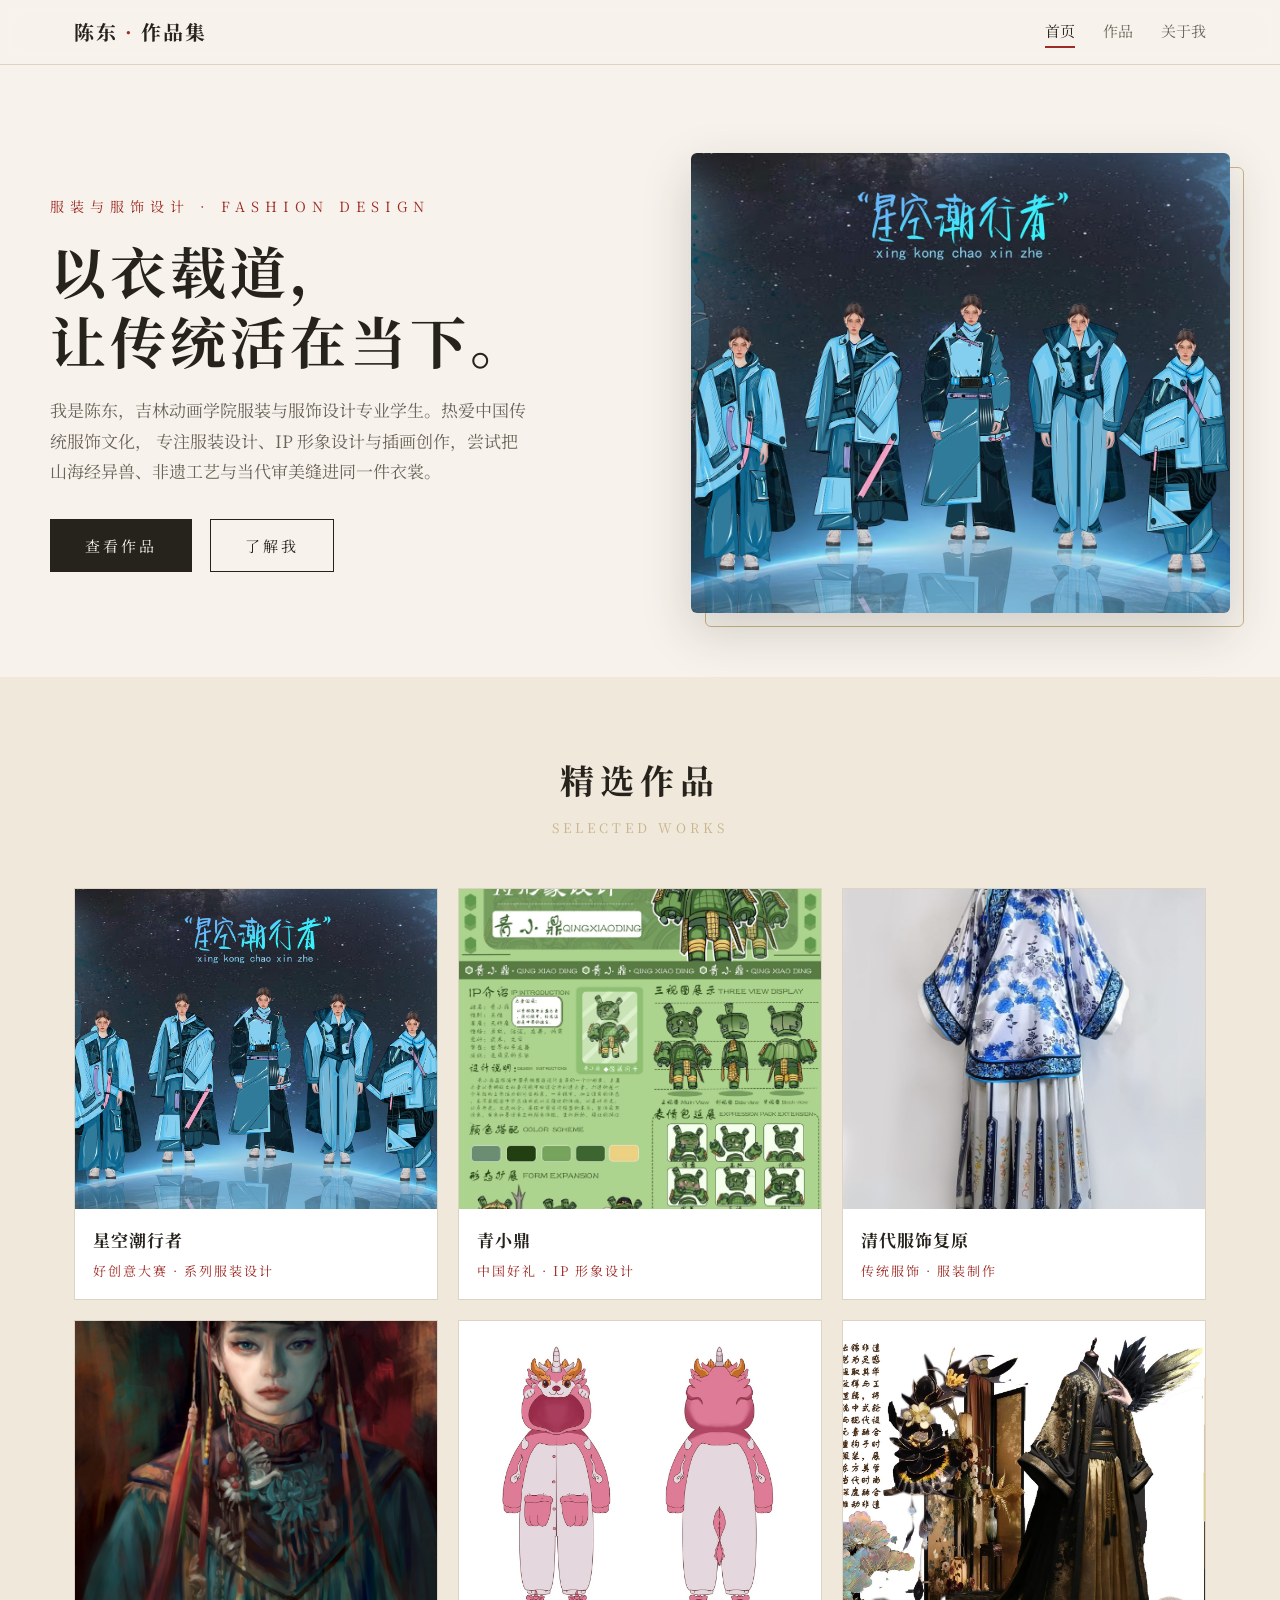
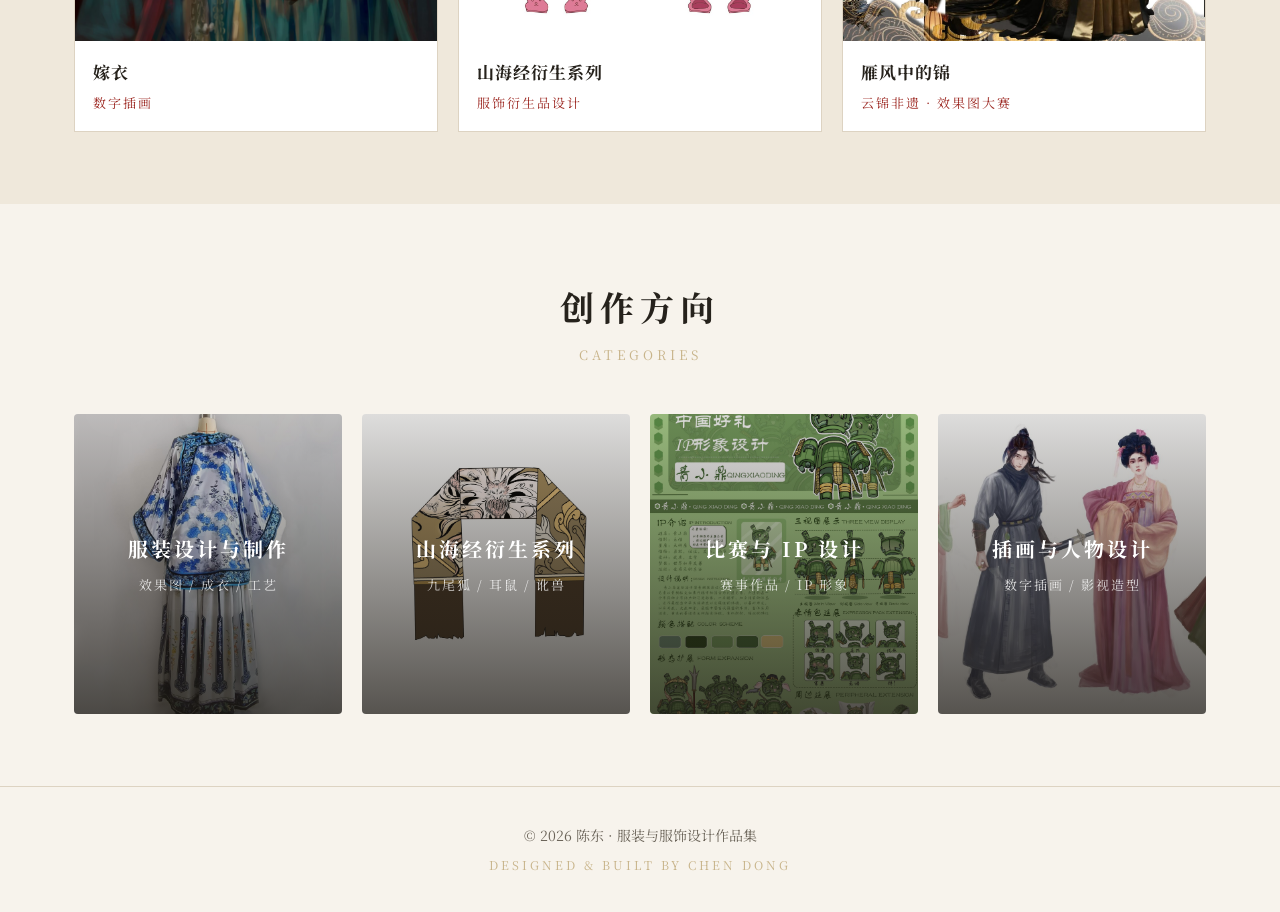
<file: index.html>
<!DOCTYPE html>
<html lang="zh-CN">
<head>
  <meta charset="UTF-8">
  <meta name="viewport" content="width=device-width, initial-scale=1.0">
  <title>陈东 · 服装设计作品集</title>
  <meta name="description" content="陈东，吉林动画学院服装与服饰设计专业。作品集：服装设计、山海经服饰衍生、IP形象设计、插画与影视人物造型设计。">
  <link rel="preconnect" href="https://fonts.googleapis.com">
  <link href="https://fonts.googleapis.com/css2?family=Noto+Serif+SC:wght@400;600;700&display=swap" rel="stylesheet">
  <link rel="stylesheet" href="css/style.css">
</head>
<body>

<nav class="nav">
  <div class="nav-inner">
    <a class="brand" href="index.html">陈东 <span>·</span> 作品集</a>
    <button class="menu-btn" aria-label="菜单">☰</button>
    <div class="nav-links">
      <a href="index.html" class="active">首页</a>
      <a href="works.html">作品</a>
      <a href="about.html">关于我</a>
    </div>
  </div>
</nav>

<header class="wrap hero">
  <div>
    <p class="hero-tag">服装与服饰设计 · FASHION DESIGN</p>
    <h1>以衣载道，<br>让传统活在当下。</h1>
    <p class="intro">
      我是陈东，吉林动画学院服装与服饰设计专业学生。热爱中国传统服饰文化，
      专注服装设计、IP 形象设计与插画创作，尝试把山海经异兽、非遗工艺与当代审美缝进同一件衣裳。
    </p>
    <a class="btn btn-primary" href="works.html">查看作品</a>
    <a class="btn btn-ghost" href="about.html">了解我</a>
  </div>
  <div class="hero-img">
    <img src="images/bisai/xingkong.jpg" alt="星空潮行者系列服装设计效果图">
  </div>
</header>

<section class="section alt">
  <div class="wrap">
    <div class="sec-head">
      <h2>精选作品</h2>
      <p class="en">Selected Works</p>
    </div>
    <div class="featured-grid">
      <div class="card">
        <img src="images/bisai/xingkong.jpg" alt="星空潮行者">
        <div class="card-body"><h3>星空潮行者</h3><p class="cat">好创意大赛 · 系列服装设计</p></div>
      </div>
      <div class="card">
        <img src="images/bisai/qingxiaoding.jpg" alt="青小鼎 IP 形象设计">
        <div class="card-body"><h3>青小鼎</h3><p class="cat">中国好礼 · IP 形象设计</p></div>
      </div>
      <div class="card">
        <img src="images/fuzhuang/qing-front.jpg" alt="清代服饰制作">
        <div class="card-body"><h3>清代服饰复原</h3><p class="cat">传统服饰 · 服装制作</p></div>
      </div>
      <div class="card">
        <img src="images/chahua/jiayi.jpg" alt="嫁衣插画">
        <div class="card-body"><h3>嫁衣</h3><p class="cat">数字插画</p></div>
      </div>
      <div class="card">
        <img src="images/shanhaijing/pajama.jpg" alt="山海经衍生家居服">
        <div class="card-body"><h3>山海经衍生系列</h3><p class="cat">服饰衍生品设计</p></div>
      </div>
      <div class="card">
        <img src="images/bisai/yanfeng.jpg" alt="雁风中的锦">
        <div class="card-body"><h3>雁风中的锦</h3><p class="cat">云锦非遗 · 效果图大赛</p></div>
      </div>
    </div>
  </div>
</section>

<section class="section">
  <div class="wrap">
    <div class="sec-head">
      <h2>创作方向</h2>
      <p class="en">Categories</p>
    </div>
    <div class="cat-grid">
      <a class="cat-card" href="works.html#fuzhuang">
        <img src="images/fuzhuang/qing-front.jpg" alt="服装设计与制作">
        <div class="mask"><h3>服装设计与制作</h3><span>效果图 / 成衣 / 工艺</span></div>
      </a>
      <a class="cat-card" href="works.html#shanhaijing">
        <img src="images/shanhaijing/jiuweihu-scarf.jpg" alt="山海经衍生系列">
        <div class="mask"><h3>山海经衍生系列</h3><span>九尾狐 / 耳鼠 / 讹兽</span></div>
      </a>
      <a class="cat-card" href="works.html#bisai">
        <img src="images/bisai/qingxiaoding.jpg" alt="比赛与 IP 设计">
        <div class="mask"><h3>比赛与 IP 设计</h3><span>赛事作品 / IP 形象</span></div>
      </a>
      <a class="cat-card" href="works.html#chahua">
        <img src="images/chahua/film-board.jpg" alt="插画与人物设计">
        <div class="mask"><h3>插画与人物设计</h3><span>数字插画 / 影视造型</span></div>
      </a>
    </div>
  </div>
</section>

<footer class="footer">
  <div class="wrap">
    <p>© 2026 陈东 · 服装与服饰设计作品集</p>
    <p class="en">DESIGNED &amp; BUILT BY CHEN DONG</p>
  </div>
</footer>

<script src="js/main.js"></script>
</body>
</html>
</file>
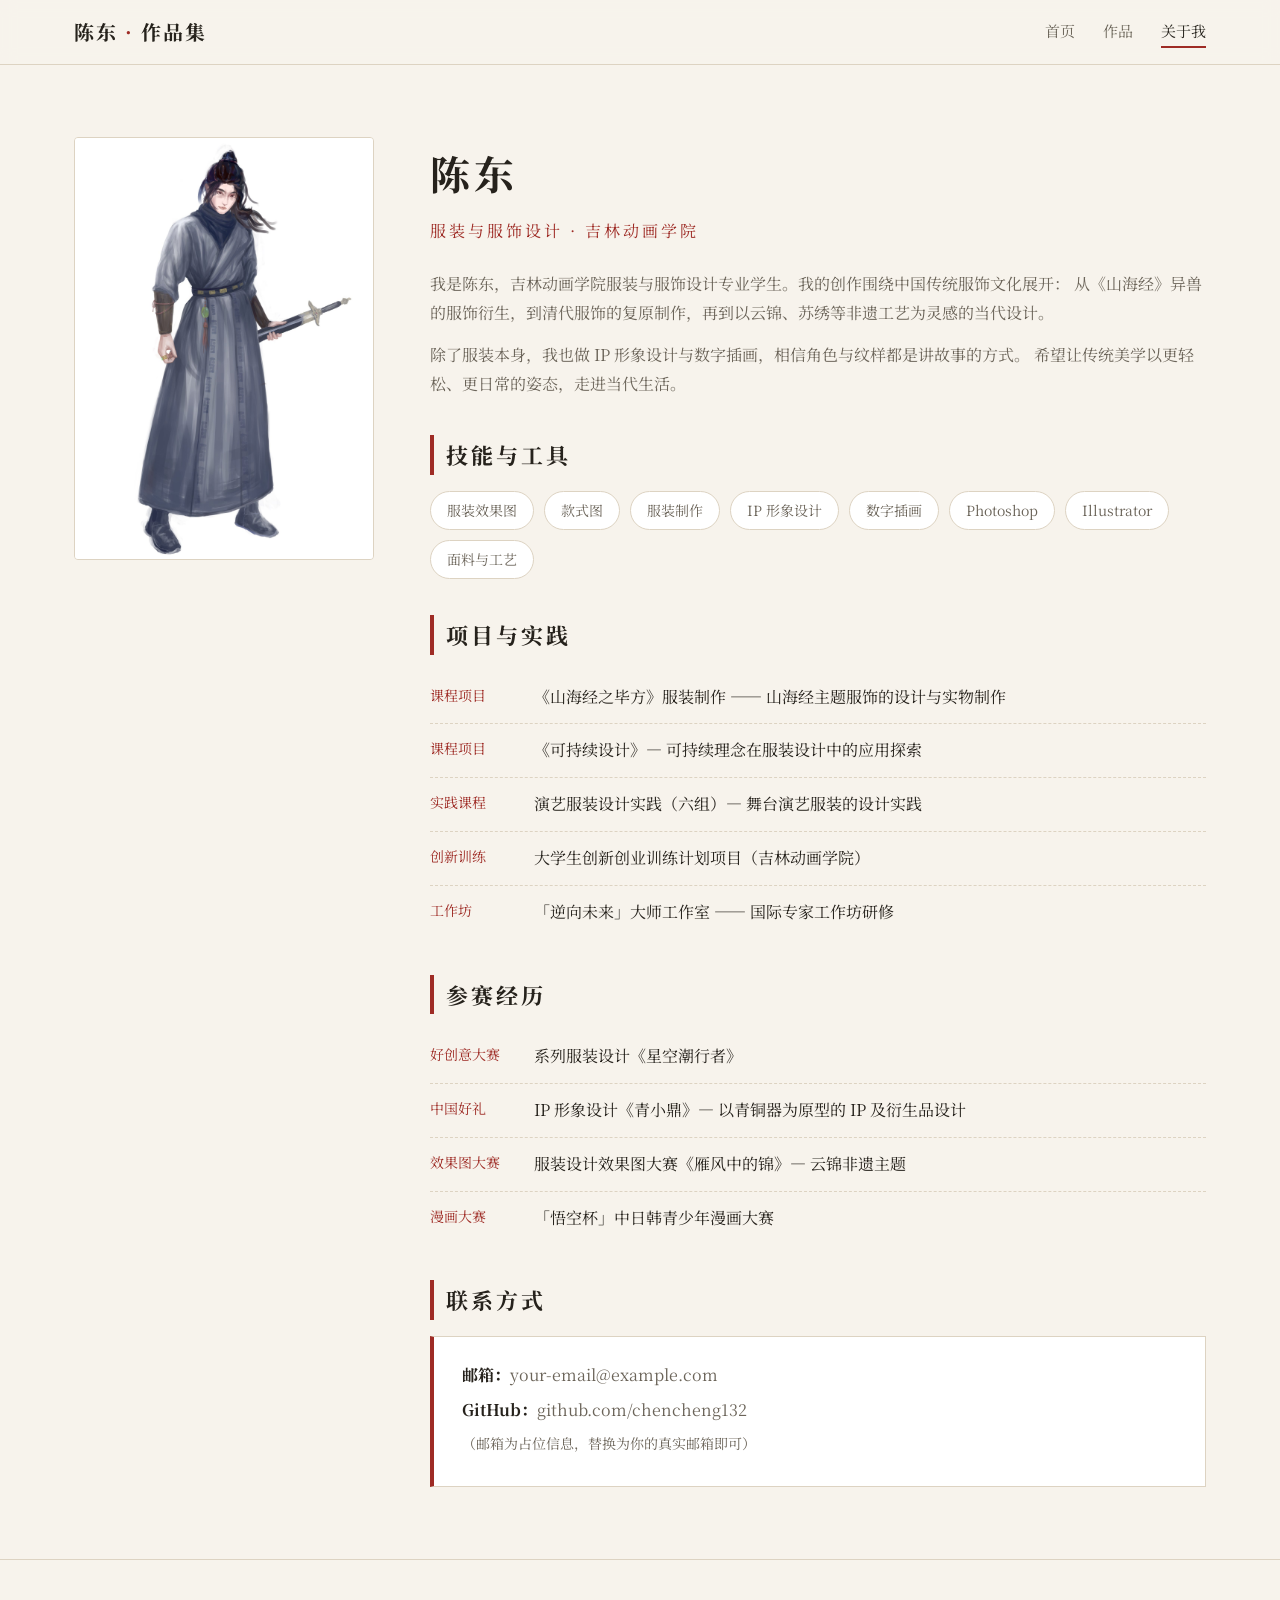
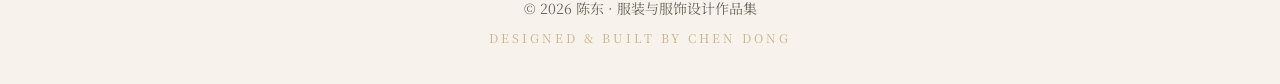
<file: about.html>
<!DOCTYPE html>
<html lang="zh-CN">
<head>
  <meta charset="UTF-8">
  <meta name="viewport" content="width=device-width, initial-scale=1.0">
  <title>关于我 · 陈东</title>
  <meta name="description" content="陈东，吉林动画学院服装与服饰设计专业，专注服装设计、IP 形象设计、插画与传统服饰文化。">
  <link rel="preconnect" href="https://fonts.googleapis.com">
  <link href="https://fonts.googleapis.com/css2?family=Noto+Serif+SC:wght@400;600;700&display=swap" rel="stylesheet">
  <link rel="stylesheet" href="css/style.css">
</head>
<body>

<nav class="nav">
  <div class="nav-inner">
    <a class="brand" href="index.html">陈东 <span>·</span> 作品集</a>
    <button class="menu-btn" aria-label="菜单">☰</button>
    <div class="nav-links">
      <a href="index.html">首页</a>
      <a href="works.html">作品</a>
      <a href="about.html" class="active">关于我</a>
    </div>
  </div>
</nav>

<main class="wrap">
  <div class="about-grid">
    <div class="about-photo">
      <img src="images/chahua/film-hero.jpg" alt="陈东的人物设计作品">
    </div>
    <div class="about-body">
      <h1>陈东</h1>
      <p class="role">服装与服饰设计 · 吉林动画学院</p>
      <p>
        我是陈东，吉林动画学院服装与服饰设计专业学生。我的创作围绕中国传统服饰文化展开：
        从《山海经》异兽的服饰衍生，到清代服饰的复原制作，再到以云锦、苏绣等非遗工艺为灵感的当代设计。
      </p>
      <p>
        除了服装本身，我也做 IP 形象设计与数字插画，相信角色与纹样都是讲故事的方式。
        希望让传统美学以更轻松、更日常的姿态，走进当代生活。
      </p>

      <h2>技能与工具</h2>
      <div class="tag-list">
        <span class="tag">服装效果图</span>
        <span class="tag">款式图</span>
        <span class="tag">服装制作</span>
        <span class="tag">IP 形象设计</span>
        <span class="tag">数字插画</span>
        <span class="tag">Photoshop</span>
        <span class="tag">Illustrator</span>
        <span class="tag">面料与工艺</span>
      </div>

      <h2>项目与实践</h2>
      <ul class="exp-list">
        <li><span class="yr">课程项目</span><span>《山海经之毕方》服装制作 —— 山海经主题服饰的设计与实物制作</span></li>
        <li><span class="yr">课程项目</span><span>《可持续设计》— 可持续理念在服装设计中的应用探索</span></li>
        <li><span class="yr">实践课程</span><span>演艺服装设计实践（六组）— 舞台演艺服装的设计实践</span></li>
        <li><span class="yr">创新训练</span><span>大学生创新创业训练计划项目（吉林动画学院）</span></li>
        <li><span class="yr">工作坊</span><span>「逆向未来」大师工作室 —— 国际专家工作坊研修</span></li>
      </ul>

      <h2>参赛经历</h2>
      <ul class="exp-list">
        <li><span class="yr">好创意大赛</span><span>系列服装设计《星空潮行者》</span></li>
        <li><span class="yr">中国好礼</span><span>IP 形象设计《青小鼎》— 以青铜器为原型的 IP 及衍生品设计</span></li>
        <li><span class="yr">效果图大赛</span><span>服装设计效果图大赛《雁风中的锦》— 云锦非遗主题</span></li>
        <li><span class="yr">漫画大赛</span><span>「悟空杯」中日韩青少年漫画大赛</span></li>
      </ul>

      <h2>联系方式</h2>
      <div class="contact-box">
        <p><strong>邮箱：</strong>your-email@example.com</p>
        <p><strong>GitHub：</strong>github.com/chencheng132</p>
        <p style="color: var(--ink-soft); font-size: 14px;">（邮箱为占位信息，替换为你的真实邮箱即可）</p>
      </div>
    </div>
  </div>
</main>

<footer class="footer">
  <div class="wrap">
    <p>© 2026 陈东 · 服装与服饰设计作品集</p>
    <p class="en">DESIGNED &amp; BUILT BY CHEN DONG</p>
  </div>
</footer>

<script src="js/main.js"></script>
</body>
</html>
</file>
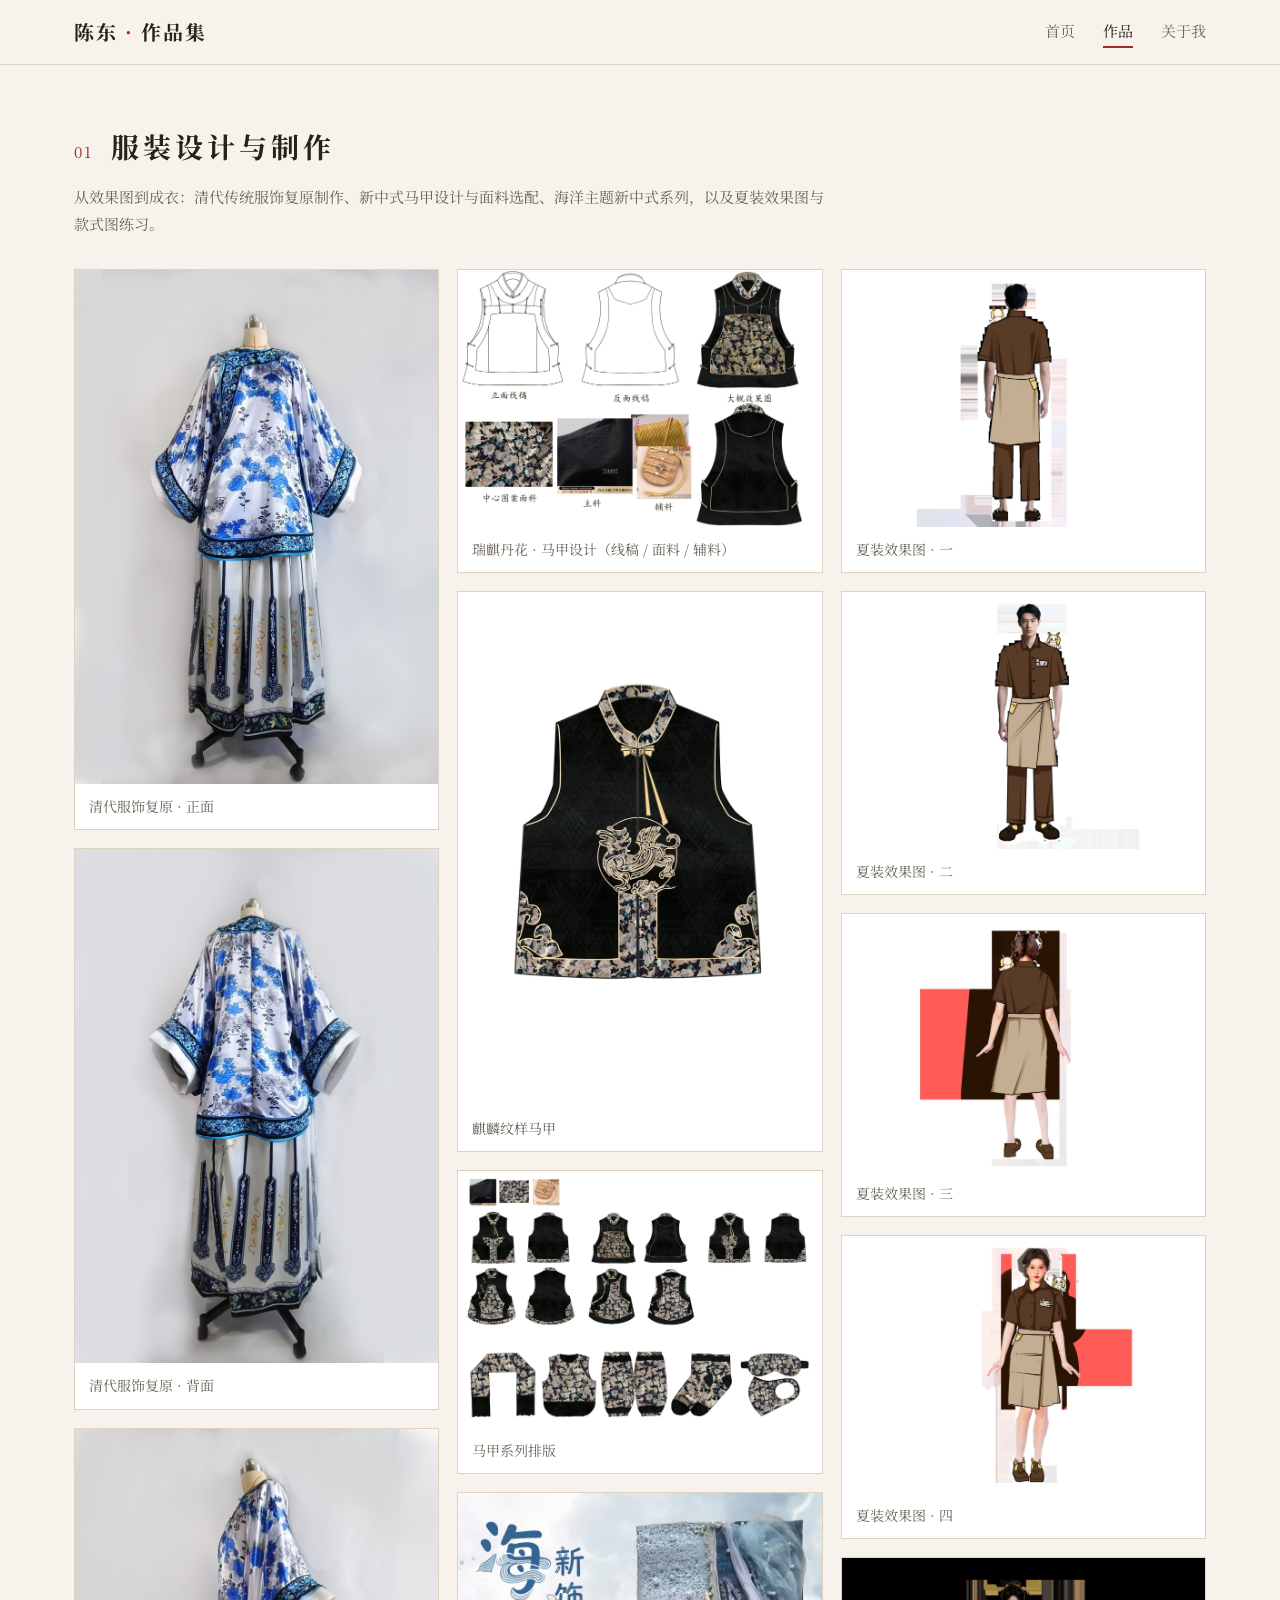
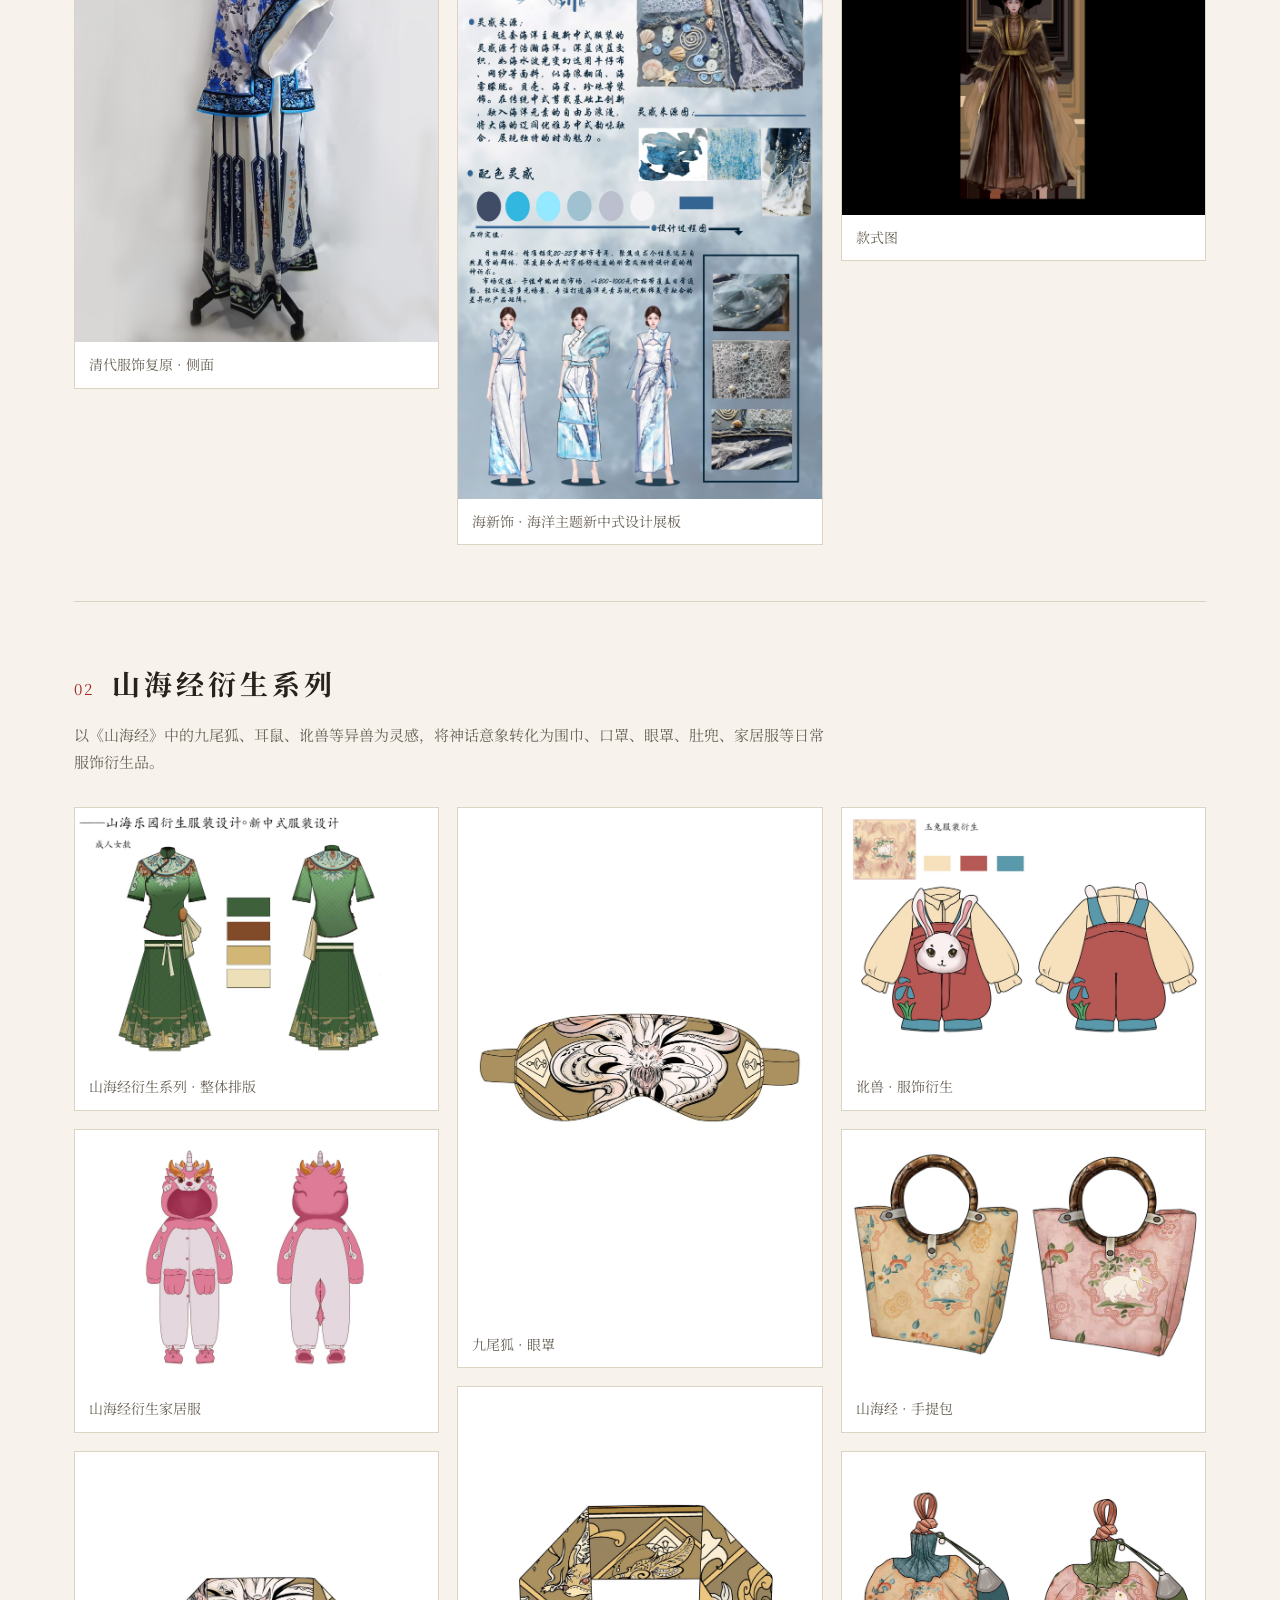
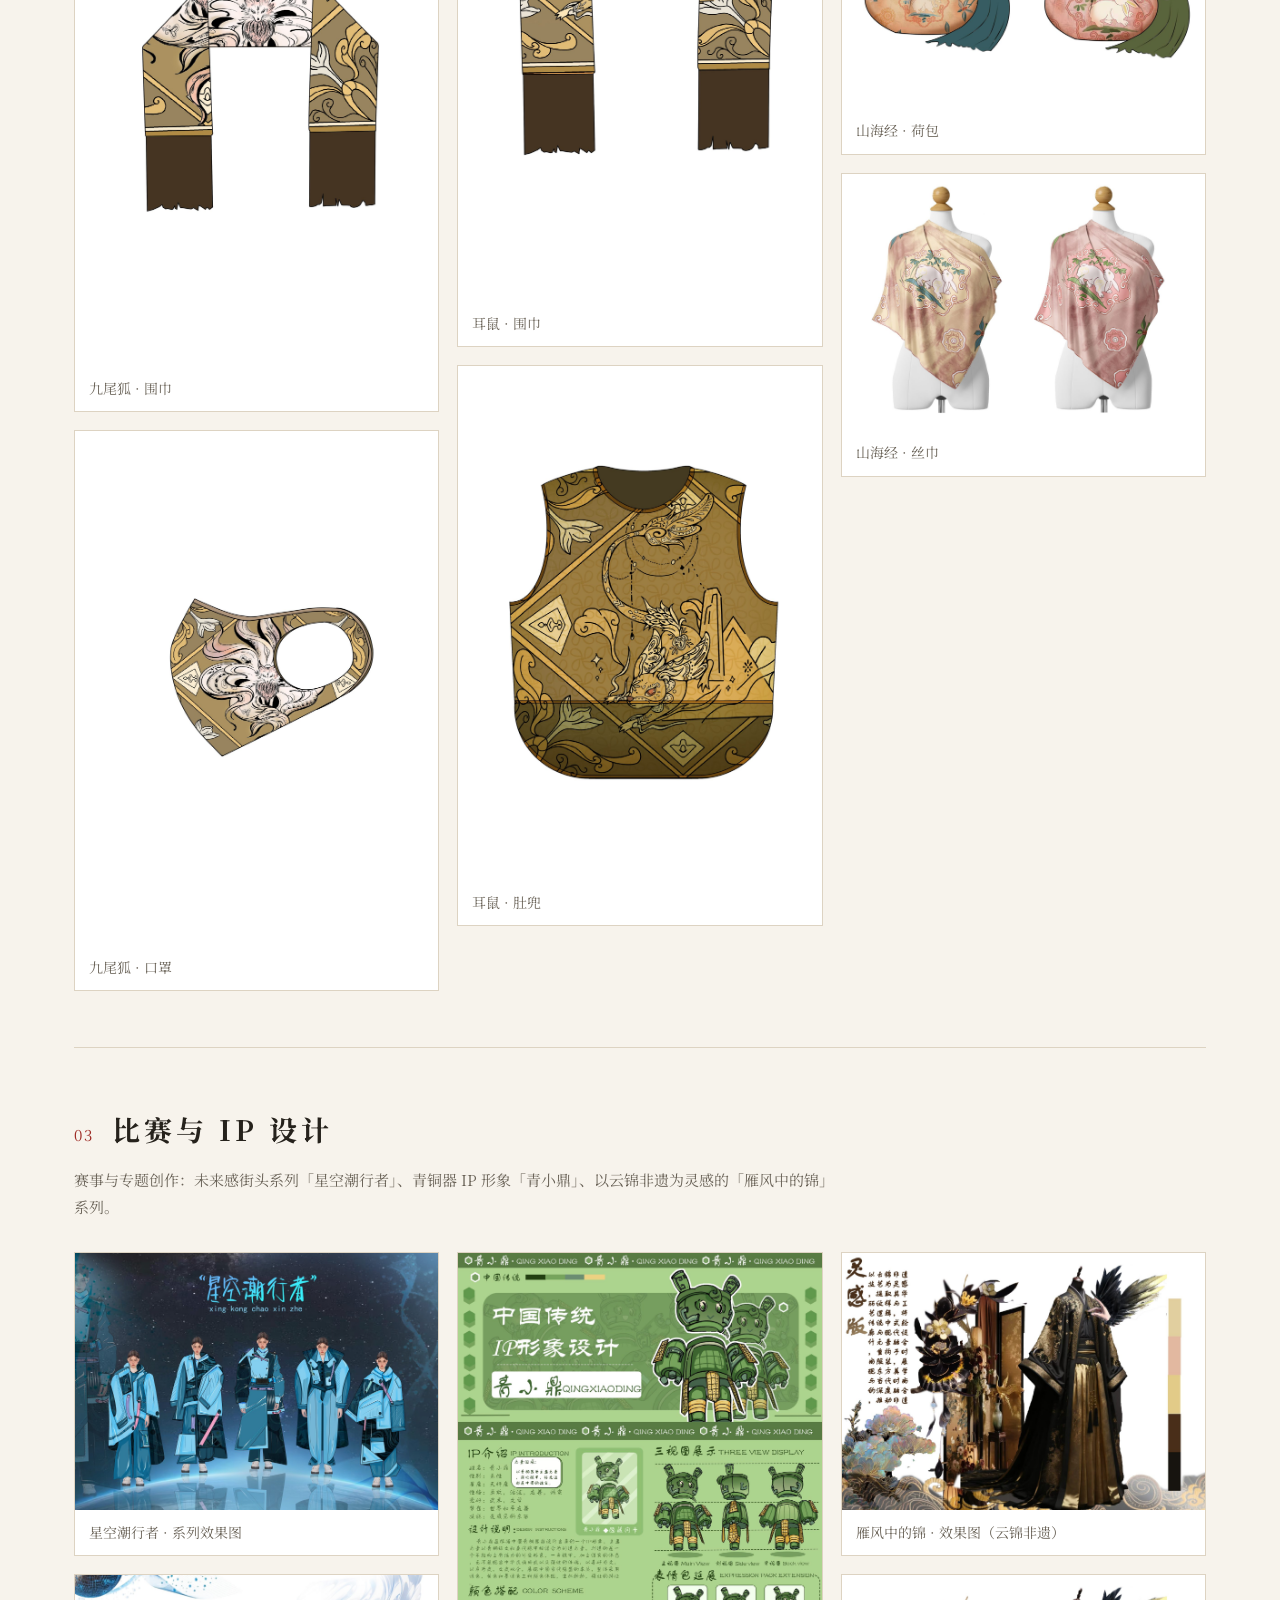
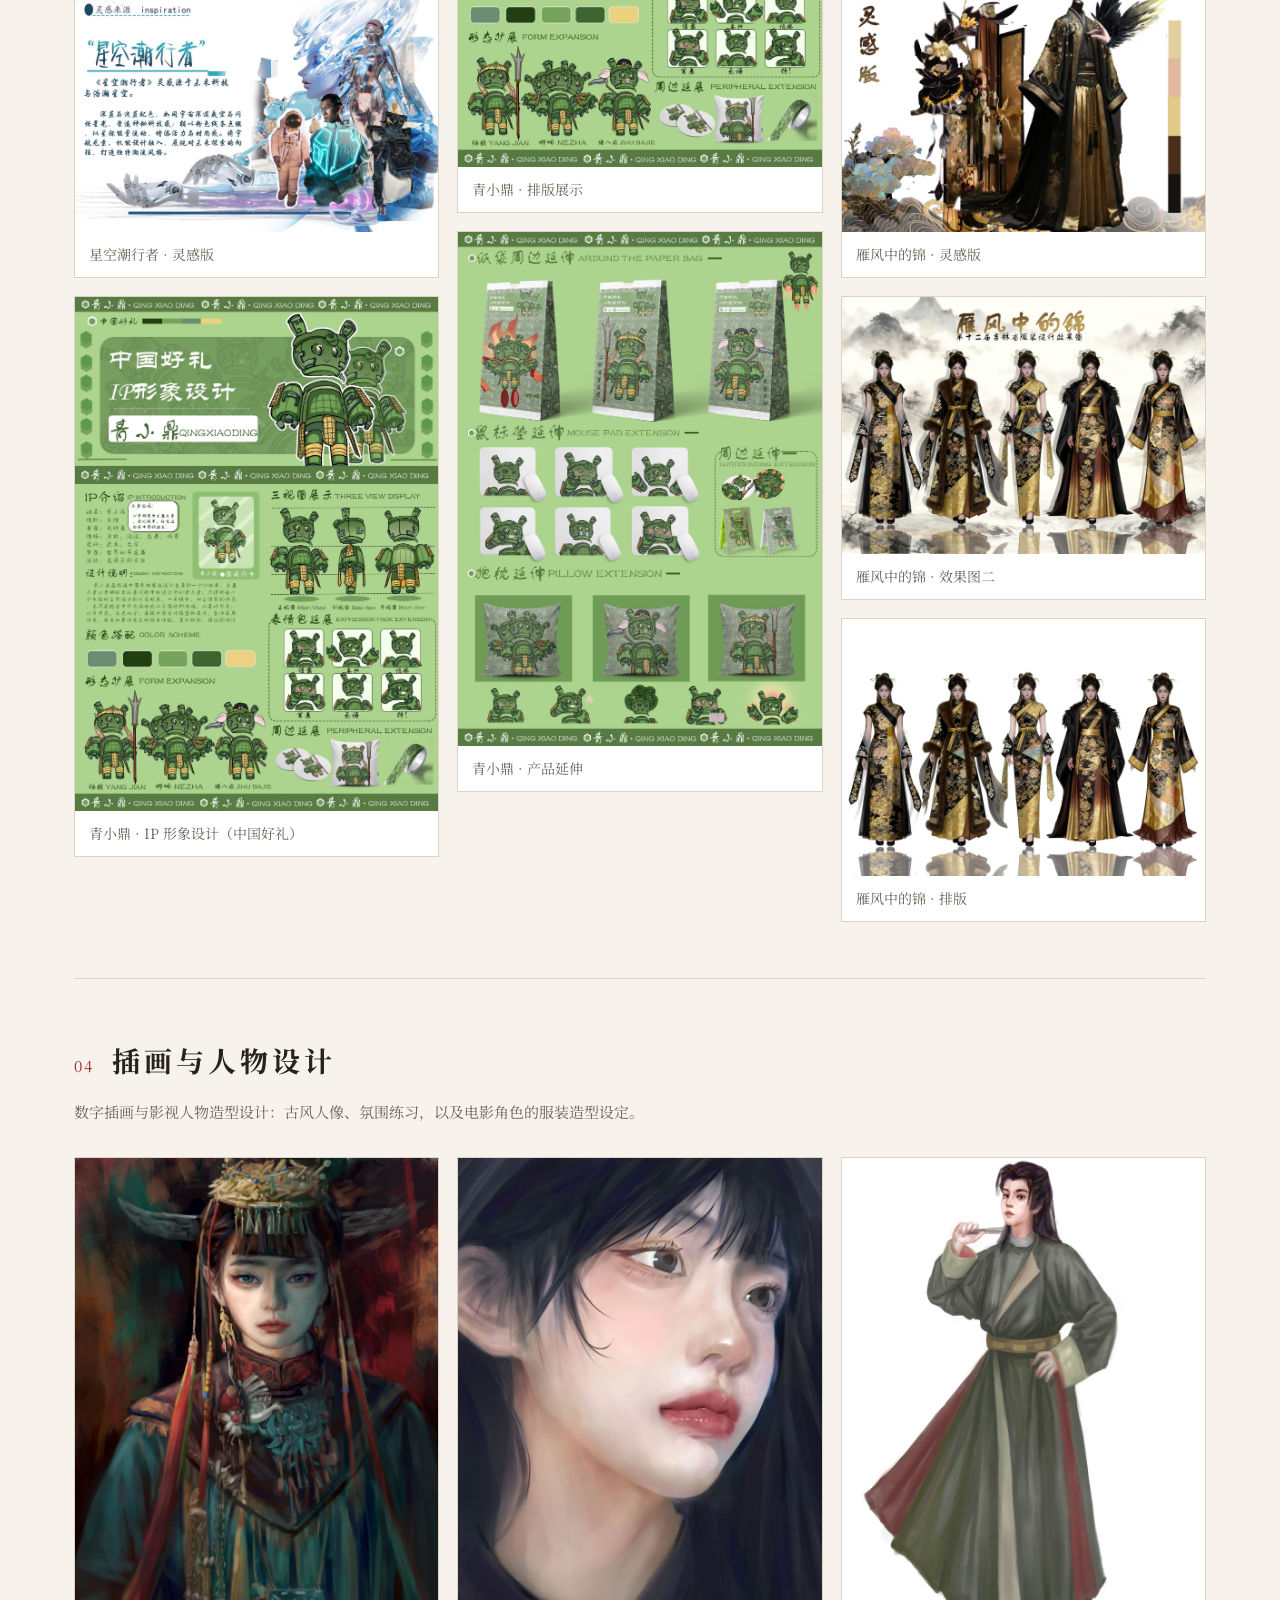
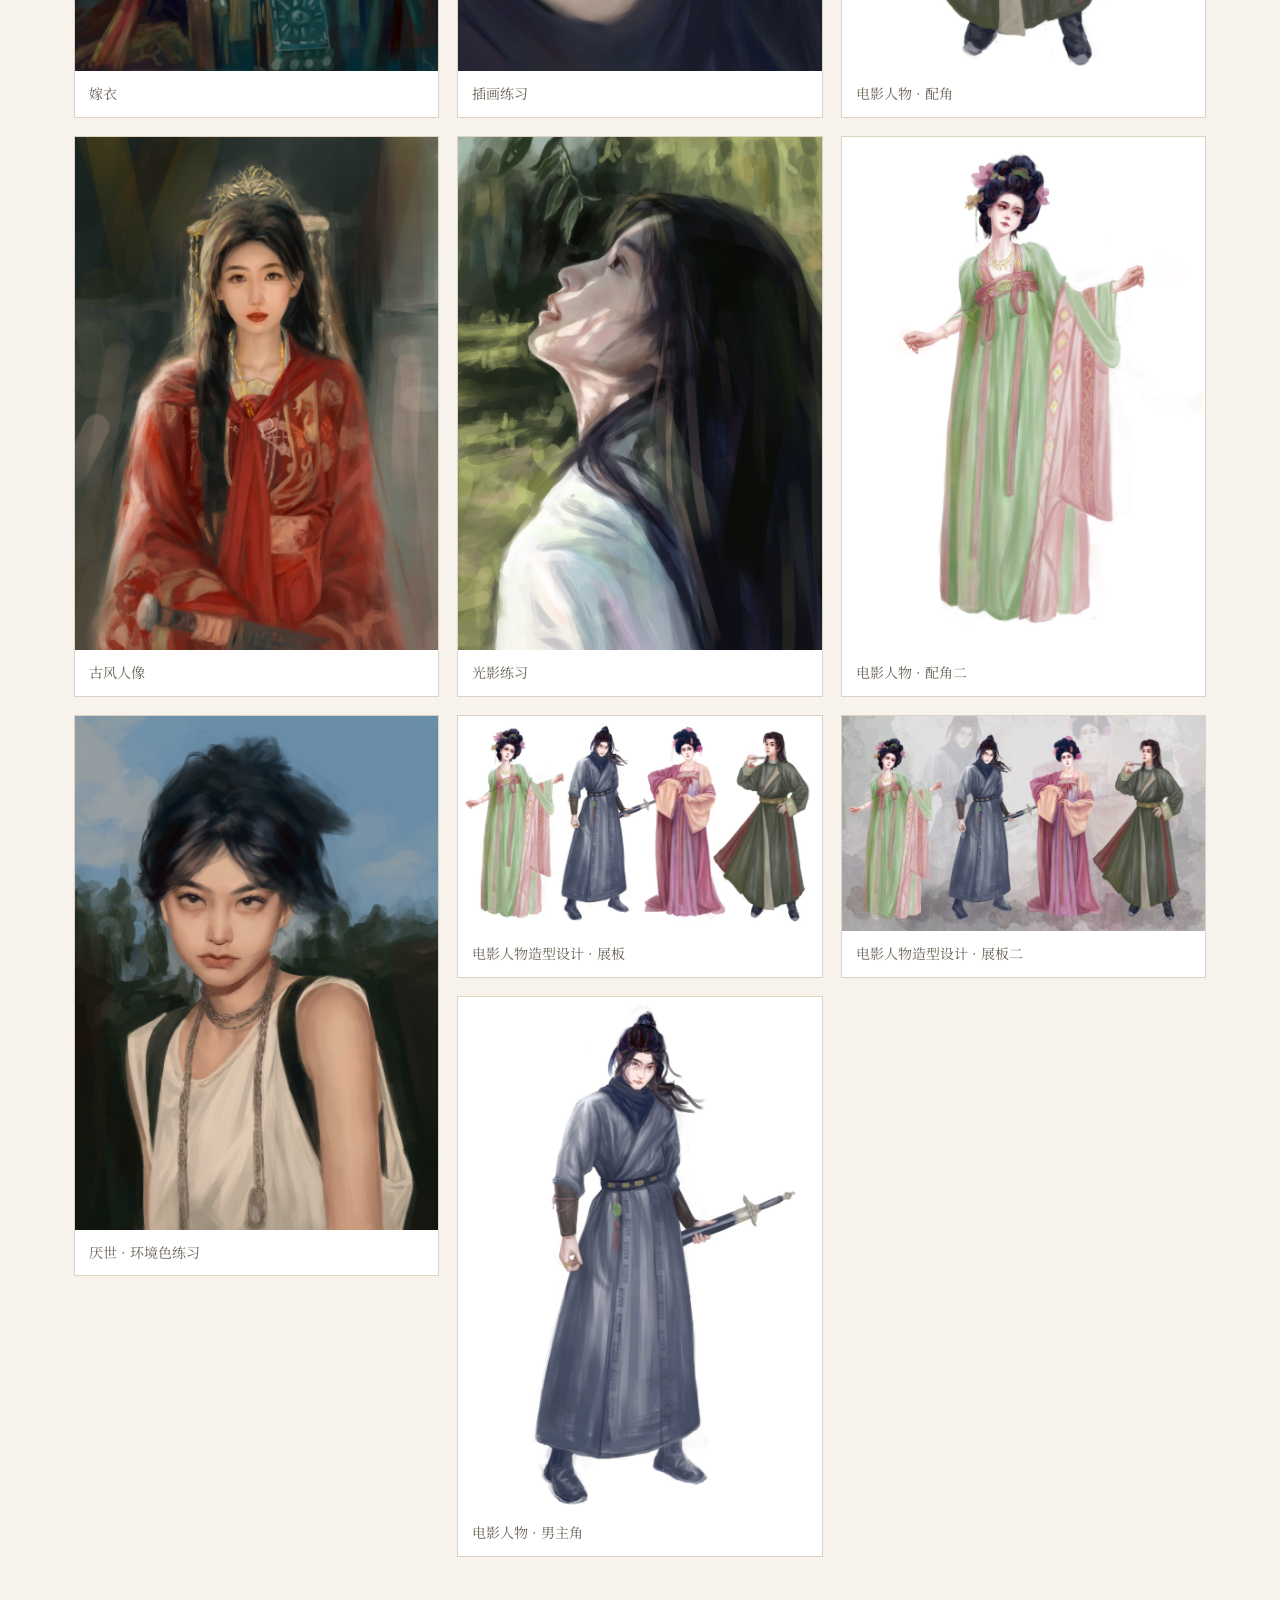
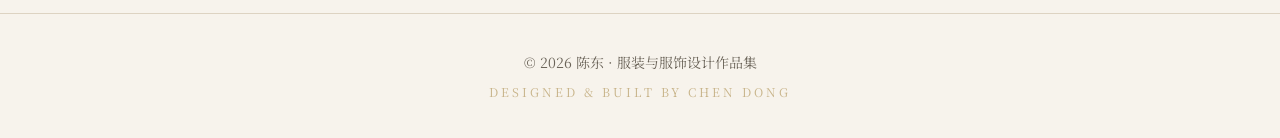
<file: works.html>
<!DOCTYPE html>
<html lang="zh-CN">
<head>
  <meta charset="UTF-8">
  <meta name="viewport" content="width=device-width, initial-scale=1.0">
  <title>作品 · 陈东</title>
  <meta name="description" content="陈东作品集：服装设计与制作、山海经服饰衍生系列、比赛与 IP 形象设计、插画与影视人物设计。">
  <link rel="preconnect" href="https://fonts.googleapis.com">
  <link href="https://fonts.googleapis.com/css2?family=Noto+Serif+SC:wght@400;600;700&display=swap" rel="stylesheet">
  <link rel="stylesheet" href="css/style.css">
</head>
<body>

<nav class="nav">
  <div class="nav-inner">
    <a class="brand" href="index.html">陈东 <span>·</span> 作品集</a>
    <button class="menu-btn" aria-label="菜单">☰</button>
    <div class="nav-links">
      <a href="index.html">首页</a>
      <a href="works.html" class="active">作品</a>
      <a href="about.html">关于我</a>
    </div>
  </div>
</nav>

<main class="wrap">

  <!-- 服装设计与制作 -->
  <section class="works-sec" id="fuzhuang">
    <div class="works-sec-head"><span class="no">01</span><h2>服装设计与制作</h2></div>
    <p>从效果图到成衣：清代传统服饰复原制作、新中式马甲设计与面料选配、海洋主题新中式系列，以及夏装效果图与款式图练习。</p>
    <div class="masonry">
      <figure><img src="images/fuzhuang/qing-front.jpg" alt="清代服饰 正面"><figcaption>清代服饰复原 · 正面</figcaption></figure>
      <figure><img src="images/fuzhuang/qing-back.jpg" alt="清代服饰 背面"><figcaption>清代服饰复原 · 背面</figcaption></figure>
      <figure><img src="images/fuzhuang/qing-side.jpg" alt="清代服饰 侧面"><figcaption>清代服饰复原 · 侧面</figcaption></figure>
      <figure><img src="images/fuzhuang/ruiqi-board.jpg" alt="瑞麒丹花马甲设计版"><figcaption>瑞麒丹花 · 马甲设计（线稿 / 面料 / 辅料）</figcaption></figure>
      <figure><img src="images/fuzhuang/qilin.jpg" alt="麒麟马甲"><figcaption>麒麟纹样马甲</figcaption></figure>
      <figure><img src="images/fuzhuang/vest-layout.jpg" alt="马甲系列排版"><figcaption>马甲系列排版</figcaption></figure>
      <figure><img src="images/fuzhuang/haixinshi.jpg" alt="海新饰 海洋主题新中式"><figcaption>海新饰 · 海洋主题新中式设计展板</figcaption></figure>
      <figure><img src="images/fuzhuang/summer-1.jpg" alt="夏装效果图一"><figcaption>夏装效果图 · 一</figcaption></figure>
      <figure><img src="images/fuzhuang/summer-2.jpg" alt="夏装效果图二"><figcaption>夏装效果图 · 二</figcaption></figure>
      <figure><img src="images/fuzhuang/summer-3.jpg" alt="夏装效果图三"><figcaption>夏装效果图 · 三</figcaption></figure>
      <figure><img src="images/fuzhuang/summer-4.jpg" alt="夏装效果图四"><figcaption>夏装效果图 · 四</figcaption></figure>
      <figure><img src="images/fuzhuang/kuanshi.jpg" alt="款式图"><figcaption>款式图</figcaption></figure>
    </div>
  </section>

  <!-- 山海经衍生系列 -->
  <section class="works-sec" id="shanhaijing">
    <div class="works-sec-head"><span class="no">02</span><h2>山海经衍生系列</h2></div>
    <p>以《山海经》中的九尾狐、耳鼠、讹兽等异兽为灵感，将神话意象转化为围巾、口罩、眼罩、肚兜、家居服等日常服饰衍生品。</p>
    <div class="masonry">
      <figure><img src="images/shanhaijing/layout.jpg" alt="山海经衍生系列排版"><figcaption>山海经衍生系列 · 整体排版</figcaption></figure>
      <figure><img src="images/shanhaijing/pajama.jpg" alt="山海经衍生家居服"><figcaption>山海经衍生家居服</figcaption></figure>
      <figure><img src="images/shanhaijing/jiuweihu-scarf.jpg" alt="九尾狐围巾"><figcaption>九尾狐 · 围巾</figcaption></figure>
      <figure><img src="images/shanhaijing/jiuweihu-mask.jpg" alt="九尾狐口罩"><figcaption>九尾狐 · 口罩</figcaption></figure>
      <figure><img src="images/shanhaijing/jiuweihu-eyemask.jpg" alt="九尾狐眼罩"><figcaption>九尾狐 · 眼罩</figcaption></figure>
      <figure><img src="images/shanhaijing/ershu-scarf.jpg" alt="耳鼠围巾"><figcaption>耳鼠 · 围巾</figcaption></figure>
      <figure><img src="images/shanhaijing/ershu-dudou.jpg" alt="耳鼠肚兜"><figcaption>耳鼠 · 肚兜</figcaption></figure>
      <figure><img src="images/shanhaijing/eshou.jpg" alt="讹兽服饰衍生"><figcaption>讹兽 · 服饰衍生</figcaption></figure>
      <figure><img src="images/shanhaijing/bag.jpg" alt="手提包"><figcaption>山海经 · 手提包</figcaption></figure>
      <figure><img src="images/shanhaijing/pouch.jpg" alt="服饰荷包"><figcaption>山海经 · 荷包</figcaption></figure>
      <figure><img src="images/shanhaijing/silk.jpg" alt="丝巾"><figcaption>山海经 · 丝巾</figcaption></figure>
    </div>
  </section>

  <!-- 比赛与 IP 设计 -->
  <section class="works-sec" id="bisai">
    <div class="works-sec-head"><span class="no">03</span><h2>比赛与 IP 设计</h2></div>
    <p>赛事与专题创作：未来感街头系列「星空潮行者」、青铜器 IP 形象「青小鼎」、以云锦非遗为灵感的「雁风中的锦」系列。</p>
    <div class="masonry">
      <figure><img src="images/bisai/xingkong.jpg" alt="星空潮行者系列"><figcaption>星空潮行者 · 系列效果图</figcaption></figure>
      <figure><img src="images/bisai/xingkong-2.jpg" alt="星空潮行者灵感版"><figcaption>星空潮行者 · 灵感版</figcaption></figure>
      <figure><img src="images/bisai/qingxiaoding.jpg" alt="青小鼎 IP 设计排版"><figcaption>青小鼎 · IP 形象设计（中国好礼）</figcaption></figure>
      <figure><img src="images/bisai/qingxiaoding-2.jpg" alt="青小鼎排版二"><figcaption>青小鼎 · 排版展示</figcaption></figure>
      <figure><img src="images/bisai/qingxiaoding-products.jpg" alt="青小鼎产品延伸"><figcaption>青小鼎 · 产品延伸</figcaption></figure>
      <figure><img src="images/bisai/yanfeng.jpg" alt="雁风中的锦效果图"><figcaption>雁风中的锦 · 效果图（云锦非遗）</figcaption></figure>
      <figure><img src="images/bisai/yanfeng-mood.jpg" alt="雁风中的锦灵感版"><figcaption>雁风中的锦 · 灵感版</figcaption></figure>
      <figure><img src="images/bisai/yanfeng-2.jpg" alt="雁风中的锦效果图二"><figcaption>雁风中的锦 · 效果图二</figcaption></figure>
      <figure><img src="images/bisai/yanfeng-board.jpg" alt="雁风中的锦排版"><figcaption>雁风中的锦 · 排版</figcaption></figure>
    </div>
  </section>

  <!-- 插画与人物设计 -->
  <section class="works-sec" id="chahua">
    <div class="works-sec-head"><span class="no">04</span><h2>插画与人物设计</h2></div>
    <p>数字插画与影视人物造型设计：古风人像、氛围练习，以及电影角色的服装造型设定。</p>
    <div class="masonry">
      <figure><img src="images/chahua/jiayi.jpg" alt="嫁衣"><figcaption>嫁衣</figcaption></figure>
      <figure><img src="images/chahua/gufeng.jpg" alt="古风人像"><figcaption>古风人像</figcaption></figure>
      <figure><img src="images/chahua/yanshi.jpg" alt="厌世 环境色"><figcaption>厌世 · 环境色练习</figcaption></figure>
      <figure><img src="images/chahua/mc.jpg" alt="插画练习"><figcaption>插画练习</figcaption></figure>
      <figure><img src="images/chahua/light.jpg" alt="光影练习"><figcaption>光影练习</figcaption></figure>
      <figure><img src="images/chahua/film-board.jpg" alt="电影人物设计展板"><figcaption>电影人物造型设计 · 展板</figcaption></figure>
      <figure><img src="images/chahua/film-hero.jpg" alt="男主角设计"><figcaption>电影人物 · 男主角</figcaption></figure>
      <figure><img src="images/chahua/film-support.jpg" alt="配角设计"><figcaption>电影人物 · 配角</figcaption></figure>
      <figure><img src="images/chahua/film-support2.jpg" alt="配角设计二"><figcaption>电影人物 · 配角二</figcaption></figure>
      <figure><img src="images/chahua/film-board2.jpg" alt="电影人物设计展板二"><figcaption>电影人物造型设计 · 展板二</figcaption></figure>
    </div>
  </section>

</main>

<footer class="footer">
  <div class="wrap">
    <p>© 2026 陈东 · 服装与服饰设计作品集</p>
    <p class="en">DESIGNED &amp; BUILT BY CHEN DONG</p>
  </div>
</footer>

<script src="js/main.js"></script>
</body>
</html>
</file>
<file: css/style.css>
/* ===== 全局 ===== */
:root {
  --paper: #f7f3ec;
  --paper-deep: #efe8db;
  --ink: #26221c;
  --ink-soft: #6b6459;
  --accent: #9e2b25;
  --accent-soft: #c8b48a;
  --line: #ddd3c2;
}

* { margin: 0; padding: 0; box-sizing: border-box; }

html { scroll-behavior: smooth; }

body {
  font-family: "Noto Serif SC", "Songti SC", "SimSun", serif;
  background: var(--paper);
  color: var(--ink);
  line-height: 1.8;
}

img { display: block; max-width: 100%; }

a { color: inherit; text-decoration: none; }

.wrap { max-width: 1180px; margin: 0 auto; padding: 0 24px; }

/* ===== 导航 ===== */
.nav {
  position: sticky; top: 0; z-index: 50;
  background: rgba(247, 243, 236, 0.92);
  backdrop-filter: blur(8px);
  border-bottom: 1px solid var(--line);
}
.nav-inner {
  max-width: 1180px; margin: 0 auto; padding: 14px 24px;
  display: flex; align-items: center; justify-content: space-between;
}
.brand { font-size: 20px; font-weight: 700; letter-spacing: 2px; }
.brand span { color: var(--accent); }
.nav-links { display: flex; gap: 28px; font-size: 15px; }
.nav-links a { color: var(--ink-soft); padding-bottom: 2px; border-bottom: 2px solid transparent; }
.nav-links a:hover, .nav-links a.active { color: var(--ink); border-bottom-color: var(--accent); }
.menu-btn { display: none; background: none; border: none; font-size: 24px; cursor: pointer; color: var(--ink); }

/* ===== 首页 Hero ===== */
.hero {
  padding: 88px 0 64px;
  display: grid; grid-template-columns: 1.1fr 1fr; gap: 48px; align-items: center;
}
.hero-tag { color: var(--accent); letter-spacing: 6px; font-size: 14px; margin-bottom: 16px; }
.hero h1 { font-size: 56px; line-height: 1.25; letter-spacing: 4px; margin-bottom: 20px; }
.hero p.intro { color: var(--ink-soft); font-size: 17px; max-width: 480px; margin-bottom: 32px; }
.hero-img { position: relative; }
.hero-img img { width: 100%; height: 460px; object-fit: cover; border-radius: 6px; box-shadow: 0 18px 50px rgba(38, 34, 28, 0.18); }
.hero-img::before {
  content: ""; position: absolute; inset: 14px -14px -14px 14px;
  border: 1px solid var(--accent-soft); border-radius: 6px; z-index: -1;
}

.btn {
  display: inline-block; padding: 12px 34px; font-size: 15px; letter-spacing: 3px;
  border: 1px solid var(--ink); transition: all 0.25s;
}
.btn-primary { background: var(--ink); color: var(--paper); }
.btn-primary:hover { background: var(--accent); border-color: var(--accent); }
.btn-ghost { margin-left: 14px; color: var(--ink); }
.btn-ghost:hover { border-color: var(--accent); color: var(--accent); }

/* ===== 区块标题 ===== */
.section { padding: 72px 0; }
.section.alt { background: var(--paper-deep); }
.sec-head { text-align: center; margin-bottom: 48px; }
.sec-head h2 { font-size: 34px; letter-spacing: 6px; }
.sec-head .en { color: var(--accent-soft); letter-spacing: 4px; font-size: 13px; text-transform: uppercase; margin-top: 6px; }
.sec-head p { color: var(--ink-soft); margin-top: 12px; font-size: 15px; }

/* ===== 精选作品 ===== */
.featured-grid { display: grid; grid-template-columns: repeat(3, 1fr); gap: 20px; }
.card { background: #fff; border: 1px solid var(--line); overflow: hidden; transition: transform 0.3s, box-shadow 0.3s; }
.card:hover { transform: translateY(-6px); box-shadow: 0 16px 40px rgba(38, 34, 28, 0.14); }
.card img { width: 100%; height: 320px; object-fit: cover; cursor: zoom-in; }
.card .card-body { padding: 16px 18px; }
.card h3 { font-size: 17px; letter-spacing: 1px; }
.card .cat { color: var(--accent); font-size: 13px; letter-spacing: 2px; margin-top: 4px; }

/* ===== 分类入口 ===== */
.cat-grid { display: grid; grid-template-columns: repeat(4, 1fr); gap: 20px; }
.cat-card { position: relative; height: 300px; overflow: hidden; border-radius: 4px; }
.cat-card img { width: 100%; height: 100%; object-fit: cover; transition: transform 0.5s; }
.cat-card:hover img { transform: scale(1.06); }
.cat-card .mask {
  position: absolute; inset: 0; display: flex; flex-direction: column;
  align-items: center; justify-content: center;
  background: linear-gradient(to top, rgba(30, 26, 20, 0.75), rgba(30, 26, 20, 0.15));
  color: #fff;
}
.cat-card .mask h3 { font-size: 20px; letter-spacing: 3px; }
.cat-card .mask span { font-size: 13px; opacity: 0.8; margin-top: 6px; letter-spacing: 2px; }

/* ===== 作品页 ===== */
.works-sec { padding: 56px 0; border-bottom: 1px solid var(--line); }
.works-sec:last-of-type { border-bottom: none; }
.works-sec-head { display: flex; align-items: baseline; gap: 18px; margin-bottom: 12px; }
.works-sec-head h2 { font-size: 28px; letter-spacing: 4px; }
.works-sec-head .no { color: var(--accent); font-size: 15px; letter-spacing: 2px; }
.works-sec > p { color: var(--ink-soft); font-size: 15px; max-width: 760px; margin-bottom: 32px; }
.masonry { columns: 3; column-gap: 18px; }
.masonry figure { break-inside: avoid; margin-bottom: 18px; background: #fff; border: 1px solid var(--line); }
.masonry img { width: 100%; cursor: zoom-in; }
.masonry figcaption { padding: 10px 14px; font-size: 14px; color: var(--ink-soft); }

/* ===== 关于页 ===== */
.about-grid { display: grid; grid-template-columns: 300px 1fr; gap: 56px; padding: 72px 0; }
.about-photo img { width: 100%; border-radius: 4px; border: 1px solid var(--line); }
.about-body h1 { font-size: 40px; letter-spacing: 4px; margin-bottom: 8px; }
.about-body .role { color: var(--accent); letter-spacing: 3px; margin-bottom: 24px; }
.about-body p { color: var(--ink-soft); margin-bottom: 14px; font-size: 16px; }
.about-body h2 {
  font-size: 22px; letter-spacing: 3px; margin: 36px 0 16px;
  padding-left: 12px; border-left: 4px solid var(--accent);
}
.tag-list { display: flex; flex-wrap: wrap; gap: 10px; }
.tag { border: 1px solid var(--line); background: #fff; padding: 6px 16px; font-size: 14px; border-radius: 999px; color: var(--ink-soft); }
.exp-list { list-style: none; }
.exp-list li { padding: 12px 0; border-bottom: 1px dashed var(--line); display: flex; gap: 18px; }
.exp-list li:last-child { border-bottom: none; }
.exp-list .yr { color: var(--accent); font-size: 14px; white-space: nowrap; min-width: 86px; }
.contact-box {
  margin-top: 8px; padding: 24px 28px; background: #fff;
  border: 1px solid var(--line); border-left: 4px solid var(--accent);
}
.contact-box p { margin-bottom: 6px; }
.contact-box strong { color: var(--ink); }

/* ===== 页脚 ===== */
.footer { border-top: 1px solid var(--line); padding: 36px 0; text-align: center; color: var(--ink-soft); font-size: 14px; }
.footer .en { letter-spacing: 3px; font-size: 12px; margin-top: 6px; color: var(--accent-soft); }

/* ===== 灯箱 ===== */
.lightbox {
  position: fixed; inset: 0; z-index: 100; display: none;
  background: rgba(24, 21, 17, 0.92); align-items: center; justify-content: center;
}
.lightbox.open { display: flex; }
.lightbox img { max-width: 92vw; max-height: 90vh; box-shadow: 0 10px 60px rgba(0,0,0,0.5); }
.lightbox .close {
  position: absolute; top: 24px; right: 36px; color: #fff;
  font-size: 40px; cursor: pointer; line-height: 1;
}

/* ===== 响应式 ===== */
@media (max-width: 960px) {
  .hero { grid-template-columns: 1fr; padding: 56px 0 40px; }
  .hero h1 { font-size: 40px; }
  .hero-img img { height: 360px; }
  .featured-grid { grid-template-columns: repeat(2, 1fr); }
  .cat-grid { grid-template-columns: repeat(2, 1fr); }
  .masonry { columns: 2; }
  .about-grid { grid-template-columns: 1fr; gap: 32px; }
  .about-photo { max-width: 320px; }
}
@media (max-width: 600px) {
  .menu-btn { display: block; }
  .nav-links {
    display: none; position: absolute; top: 100%; left: 0; right: 0;
    flex-direction: column; gap: 0; background: var(--paper);
    border-bottom: 1px solid var(--line); padding: 8px 24px 16px;
  }
  .nav-links.open { display: flex; }
  .nav-links a { padding: 10px 0; }
  .featured-grid, .cat-grid { grid-template-columns: 1fr; }
  .masonry { columns: 1; }
  .hero h1 { font-size: 32px; }
  .sec-head h2 { font-size: 26px; }
}
</file>
